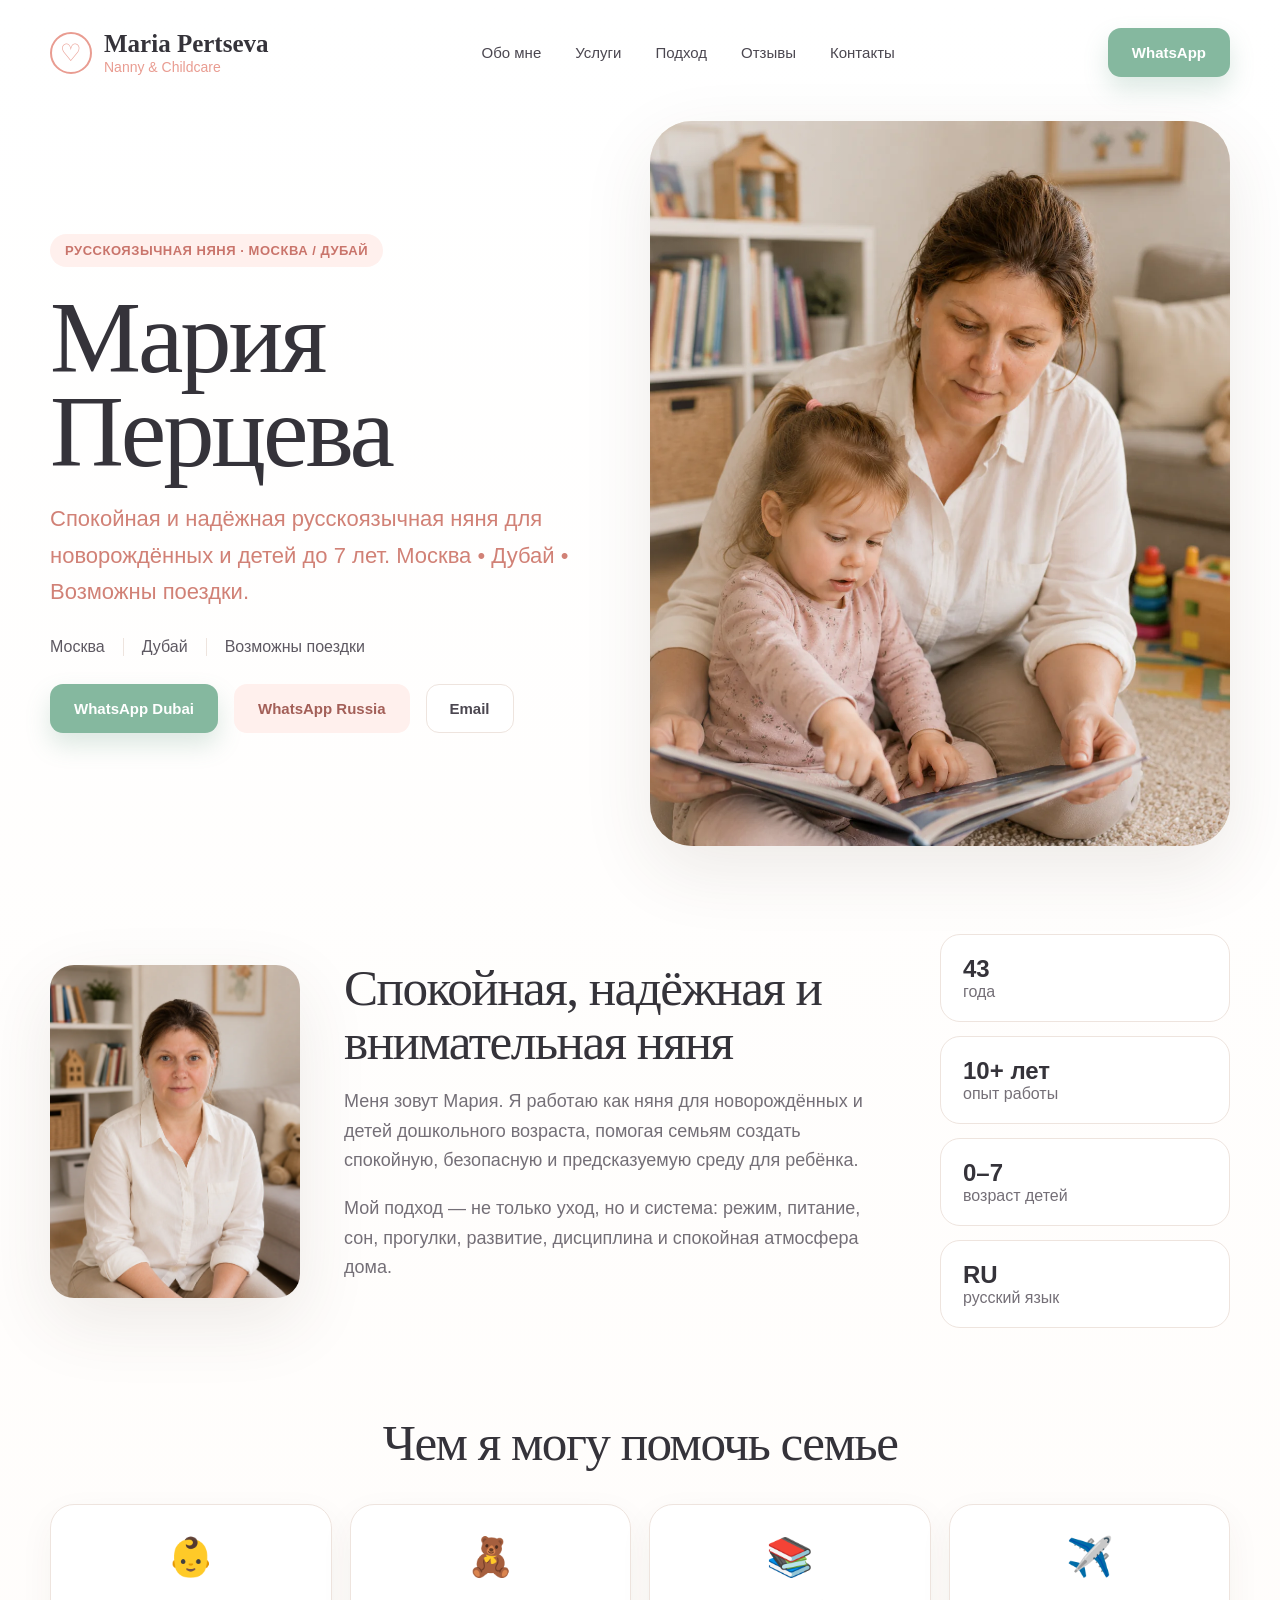
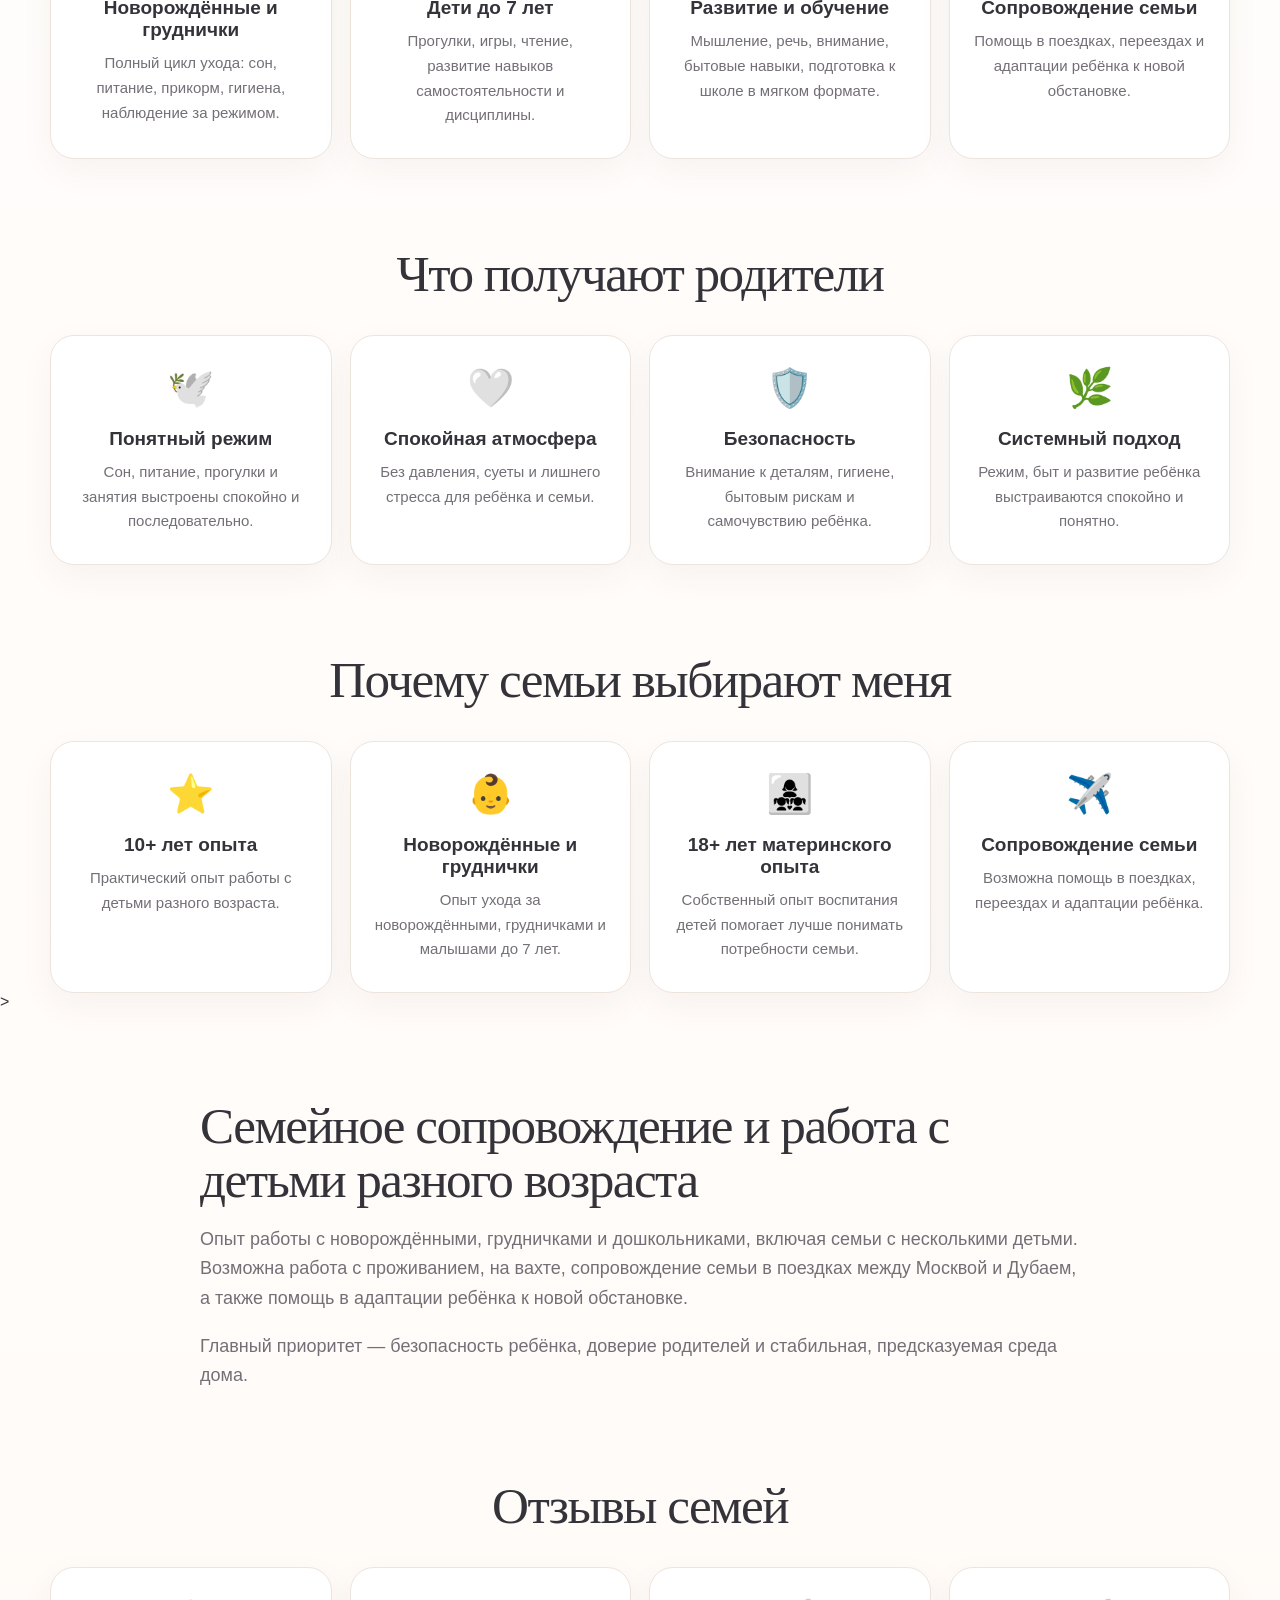
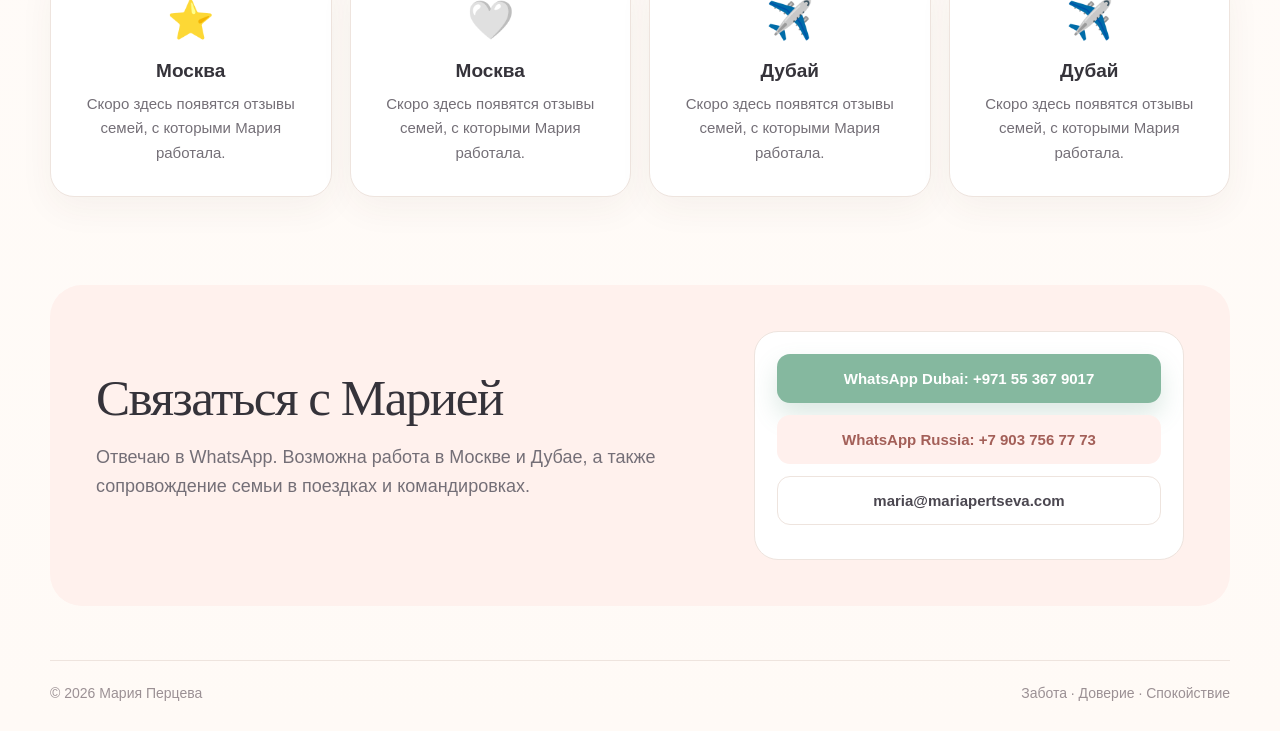
<file: mariapertseva-site/index.html>
<!doctype html>
<html lang="ru">
  <head>
<!-- Google Analytics -->
<script async src="https://www.googletagmanager.com/gtag/js?id=G-04KNN1TLQ6"></script>
<script>
  window.dataLayer = window.dataLayer || [];
  function gtag(){dataLayer.push(arguments);}
  gtag('js', new Date());
  gtag('config', 'G-04KNN1TLQ6');
</script>

    <!-- Microsoft Clarity -->
<script type="text/javascript">
    (function(c,l,a,r,i,t,y){
        c[a]=c[a]||function(){(c[a].q=c[a].q||[]).push(arguments)};
        t=l.createElement(r);t.async=1;t.src="https://www.clarity.ms/tag/"+i;
        y=l.getElementsByTagName(r)[0];y.parentNode.insertBefore(t,y);
    })(window, document, "clarity", "script", "x8l7p6vc2t");
</script>
    
    <meta charset="utf-8" />
  <meta name="viewport" content="width=device-width, initial-scale=1" />
  <title>Мария Перцева — русскоязычная няня | Москва и Дубай</title>
  <meta name="robots" content="index, follow, max-image-preview:large" />
<meta name="theme-color" content="#f6efe9" />
<meta name="description" content="Мария Перцева — русскоязычная няня для новорождённых и детей до 7 лет. Москва и Дубай. Спокойный уход, стабильный режим и сопровождение семьи." />
<link rel="canonical" href="https://mariapertseva.com/" />
  <meta property="og:type" content="website" />
<meta property="og:site_name" content="Мария Перцева" />
  <meta property="og:locale" content="ru_RU" />
  <meta property="og:url" content="https://mariapertseva.com/" />
<meta property="og:title" content="Мария Перцева — русскоязычная няня | Москва и Дубай" />
<meta property="og:description" content="Профессиональная няня для новорождённых и детей до 7 лет. Спокойный уход, стабильный режим и сопровождение семьи." />
<meta property="og:image" content="https://mariapertseva.com/assets/og-image.webp" />
<meta property="og:image:width" content="1200" />
<meta property="og:image:height" content="630" />
  <meta name="twitter:card" content="summary_large_image" />
<meta name="twitter:title" content="Мария Перцева — русскоязычная няня | Москва и Дубай" />
<meta name="twitter:description" content="Профессиональная няня для новорождённых и детей до 7 лет. Спокойный уход, стабильный режим и сопровождение семьи." />
<meta name="twitter:image" content="https://mariapertseva.com/assets/og-image.webp" />
<link rel="apple-touch-icon" sizes="180x180" href="apple-touch-icon.png">
<link rel="icon" type="image/png" sizes="32x32" href="favicon-32x32.png">
<link rel="icon" type="image/png" sizes="16x16" href="favicon-16x16.png">
<link rel="shortcut icon" href="favicon.ico">
<link rel="manifest" href="site.webmanifest">
<link rel="stylesheet" href="styles.css" />
<script type="application/ld+json">
{
  "@context": "https://schema.org",
  "@type": "Person",
  "name": "Мария Перцева",
  "url": "https://mariapertseva.com/",
  "image": "https://mariapertseva.com/assets/og-image.webp",
  "jobTitle": "Русскоязычная няня",
  "description": "Профессиональная русскоязычная няня для новорождённых и детей до 7 лет. Москва и Дубай.",
  "knowsLanguage": [
    "Russian"
  ],
  "homeLocation": [
    {
      "@type": "City",
      "name": "Москва"
    },
    {
      "@type": "City",
      "name": "Дубай"
    }
  ]
}
</script>
</head>
<body>
  <header class="site-header">
    <a class="brand" href="#top" aria-label="Мария Перцева">
      <span class="brand-mark">♡</span>
      <span>
        <strong>Maria Pertseva</strong>
        <small>Nanny & Childcare</small>
      </span>
    </a>

<nav>
    <a href="#about">Обо мне</a>
    <a href="#services">Услуги</a>
    <a href="#approach">Подход</a>
    <a href="#reviews">Отзывы</a>
    <a href="#contacts">Контакты</a>
</nav>
    
    <a class="btn btn-primary" href="https://wa.me/971553679017">WhatsApp</a>
  </header>

  <main id="top">
    <section class="hero">
      <div class="hero-copy">
        <div class="eyebrow">Русскоязычная няня · Москва / Дубай</div>
        <h1>Мария Перцева</h1>
   
       <p class="lead">
Спокойная и надёжная русскоязычная няня для новорождённых и детей до 7 лет.
Москва • Дубай • Возможны поездки.
</p>
        
        <div class="hero-meta">
          <span>Москва</span>
          <span>Дубай</span>
          <span>Возможны поездки</span>
        </div>
        <div class="hero-actions">
          <a class="btn btn-primary" href="https://wa.me/971553679017">WhatsApp Dubai</a>
          <a class="btn btn-secondary" href="https://wa.me/79037567773">WhatsApp Russia</a>
          <a class="btn btn-light" href="mailto:maria@mariapertseva.com">Email</a>
        </div>
      </div>
      <div class="hero-image-card">
        <img src="assets/maria-with-child.webp" alt="Мария Перцева читает книгу с ребёнком" />
      </div>
    </section>

    <section id="about" class="section about-grid">
      <div class="portrait-card">
        <img src="assets/maria-portrait.webp" alt="Портрет Марии Перцевой" />
      </div>
      <div>
       
        <h2>Спокойная, надёжная и внимательная няня</h2>
      <p>Меня зовут Мария. Я работаю как няня для новорождённых и детей дошкольного возраста, помогая семьям создать спокойную, безопасную и предсказуемую среду для ребёнка.</p>
        <p>Мой подход — не только уход, но и система: режим, питание, сон, прогулки, развитие, дисциплина и спокойная атмосфера дома.</p>
      </div>
      <aside class="facts">
        <div><strong>43</strong><span>года</span></div>
        <div><strong>10+ лет</strong><span>опыт работы</span></div>
        <div><strong>0–7</strong><span>возраст детей</span></div>
        <div><strong>RU</strong><span>русский язык</span></div>
      </aside>
    </section>

    <section id="services" class="section">
    
      <h2 class="center">Чем я могу помочь семье</h2>
      <div class="cards">
        <article><span>👶</span><h3>Новорождённые и груднички</h3><p>Полный цикл ухода: сон, питание, прикорм, гигиена, наблюдение за режимом.</p></article>
        <article><span>🧸</span><h3>Дети до 7 лет</h3><p>Прогулки, игры, чтение, развитие навыков самостоятельности и дисциплины.</p></article>
        <article><span>📚</span><h3>Развитие и обучение</h3><p>Мышление, речь, внимание, бытовые навыки, подготовка к школе в мягком формате.</p></article>
        <article><span>✈️</span><h3>Сопровождение семьи</h3><p>Помощь в поездках, переездах и адаптации ребёнка к новой обстановке.</p></article>
      </div>
    </section>

    <section id="approach" class="section">
  <h2 class="center">Что получают родители</h2>
  <div class="cards">
    <article><span>🕊️</span><h3>Понятный режим</h3><p>Сон, питание, прогулки и занятия выстроены спокойно и последовательно.</p></article>
    <article><span>🤍</span><h3>Спокойная атмосфера</h3><p>Без давления, суеты и лишнего стресса для ребёнка и семьи.</p></article>
    <article><span>🛡️</span><h3>Безопасность</h3><p>Внимание к деталям, гигиене, бытовым рискам и самочувствию ребёнка.</p></article>
    <article><span>🌿</span><h3>Системный подход</h3><p>Режим, быт и развитие ребёнка выстраиваются спокойно и понятно.</p></article>
  </div>
</section>

<section id="trust" class="section">
  <h2 class="center">Почему семьи выбирают меня</h2>
  <div class="cards">
    <article><span>⭐</span><h3>10+ лет опыта</h3><p>Практический опыт работы с детьми разного возраста.</p></article>
    <article><span>👶</span><h3>Новорождённые и груднички</h3><p>Опыт ухода за новорождёнными, грудничками и малышами до 7 лет.</p></article>
    <article><span>👩‍👧‍👧</span><h3> 18+ лет материнского опыта</h3><p>Собственный опыт воспитания детей помогает лучше понимать потребности семьи.</p></article>
    <article><span>✈️</span><h3>Сопровождение семьи</h3><p>Возможна помощь в поездках, переездах и адаптации ребёнка.</p></article>
  </div>
</section>>
    
    <section id="experience" class="section text-section">
   
      <h2>Семейное сопровождение и работа с детьми разного возраста</h2>
   <p>Опыт работы с новорождёнными, грудничками и дошкольниками, включая семьи с несколькими детьми. Возможна работа с проживанием, на вахте, сопровождение семьи в поездках между Москвой и Дубаем, а также помощь в адаптации ребёнка к новой обстановке.</p>
      <p>Главный приоритет — безопасность ребёнка, доверие родителей и стабильная, предсказуемая среда дома.</p>
    </section>

<section id="reviews" class="section">
  <h2 class="center">Отзывы семей</h2>

  <div class="cards">

    <article>
      <span>⭐</span>
      <h3>Москва</h3>
      <p>
        Скоро здесь появятся отзывы семей,
с которыми Мария работала.
      </p>
    </article>

    <article>
      <span>🤍</span>
      <h3>Москва</h3>
      <p>
        Скоро здесь появятся отзывы семей,
с которыми Мария работала.
      </p>
    </article>

    <article>
      <span>✈️</span>
      <h3>Дубай</h3>
      <p>
        Скоро здесь появятся отзывы семей,
с которыми Мария работала.
      </p>
    </article>

    <article>
      <span>✈️</span>
      <h3>Дубай</h3>
      <p>
        Скоро здесь появятся отзывы семей,
с которыми Мария работала.
      </p>
    </article>
    
  </div>
</section>
    
    <section id="contacts" class="section contact">
      <div>
       
        <h2>Связаться с Марией</h2>
       <p>Отвечаю в WhatsApp. Возможна работа в Москве и Дубае, а также сопровождение семьи в поездках и командировках.</p>
      </div>
      <div class="contact-card">
        <a class="btn btn-primary full" href="https://wa.me/971553679017">WhatsApp Dubai: +971 55 367 9017</a>
        <a class="btn btn-secondary full" href="https://wa.me/79037567773">WhatsApp Russia: +7 903 756 77 73</a>
        <a class="btn btn-light full" href="mailto:maria@mariapertseva.com">maria@mariapertseva.com</a>
      </div>
    </section>
  </main>

  <footer>
    <span>© 2026 Мария Перцева</span>
    <span>Забота · Доверие · Спокойствие</span>
  </footer>
</body>
</html>
</file>
<file: mariapertseva-site/styles.css>
:root{
  --text:#35333a;
  --muted:#746f77;
  --line:#eee4de;
  --rose:#e99c91;
  --rose-soft:#fff0ed;
  --green:#85b89f;
  --green-dark:#5f9b81;
  --cream:#fffaf6;
  --beige:#f3e8dc;
  --card:#ffffff;
  --shadow:0 24px 70px rgba(80,54,43,.10);
  --radius:28px;
}
*{box-sizing:border-box}
html{scroll-behavior:smooth}
body{
  margin:0;
  font-family:Inter, -apple-system, BlinkMacSystemFont, "Segoe UI", Arial, sans-serif;
  color:var(--text);
  background:linear-gradient(180deg,#fff 0%,var(--cream) 100%);
}
h1,h2{
  font-family:Georgia, "Times New Roman", serif;
  font-weight:500;
  margin:0;
  letter-spacing:-.03em;
}
h1{font-size:clamp(54px,8vw,104px);line-height:.92}
h2{font-size:clamp(32px,4vw,52px);line-height:1.05}
p{line-height:1.65;color:var(--muted);font-size:18px}
a{color:inherit;text-decoration:none}
.site-header{
  width:min(1180px,calc(100% - 40px));
  margin:28px auto 0;
  display:flex;
  align-items:center;
  justify-content:space-between;
  gap:24px;
}
.brand{display:flex;align-items:center;gap:12px}
.brand-mark{
  width:42px;height:42px;border:2px solid var(--rose);
  border-radius:50%;
  display:grid;place-items:center;
  color:var(--rose);font-size:24px;
}
.brand strong{font-family:Georgia,serif;font-size:25px;display:block}
.brand small{color:var(--rose);font-size:14px}
nav{display:flex;gap:34px;color:#4b4750}
nav a{font-size:15px}
.btn{
  display:inline-flex;align-items:center;justify-content:center;
  padding:15px 23px;border-radius:13px;
  font-weight:700;font-size:15px;
  border:1px solid transparent;
  transition:.2s ease;
}
.btn:hover{transform:translateY(-1px)}
.btn-primary{background:var(--green);color:#fff;box-shadow:0 12px 24px rgba(95,155,129,.22)}
.btn-primary:hover{background:var(--green-dark)}
.btn-secondary{background:var(--rose-soft);color:#a35f58}
.btn-light{background:#fff;color:#4b4750;border-color:var(--line)}
.full{width:100%;margin-bottom:12px}
.hero{
  width:min(1180px,calc(100% - 40px));
  margin:44px auto 0;
  display:grid;
  grid-template-columns:1fr 1.06fr;
  gap:52px;
  align-items:center;
}
.eyebrow,.section-kicker{
  display:inline-flex;
  background:var(--rose-soft);
  color:#c9746b;
  border-radius:999px;
  padding:9px 15px;
  font-size:13px;
  font-weight:800;
  text-transform:uppercase;
  letter-spacing:.04em;
  margin-bottom:24px;
}
.lead{font-size:22px;max-width:650px;color:#d18176}
.hero-meta{display:flex;gap:18px;flex-wrap:wrap;margin:28px 0;color:#5e5962}
.hero-meta span{padding-right:18px;border-right:1px solid var(--line)}
.hero-meta span:last-child{border-right:0}
.hero-actions{display:flex;gap:16px;flex-wrap:wrap}
.hero-image-card{
  border-radius:42px;
  overflow:hidden;
  box-shadow:var(--shadow);
  background:var(--beige);
  position:relative;
}
.hero-image-card:before{
  content:"";
  position:absolute;inset:0;
  background:linear-gradient(90deg,rgba(255,255,255,.15),transparent 35%);
  z-index:1;pointer-events:none;
}
.hero-image-card img,.portrait-card img{width:100%;display:block}
.section{
  width:min(1180px,calc(100% - 40px));
  margin:88px auto 0;
}
.about-grid{
  display:grid;
  grid-template-columns:250px 1fr 290px;
  gap:44px;
  align-items:center;
}
.portrait-card{
  border-radius:24px;
  overflow:hidden;
  box-shadow:var(--shadow);
}
.facts{
  display:grid;
  gap:14px;
}
.facts div{
  background:#fff;
  border:1px solid var(--line);
  border-radius:20px;
  padding:20px 22px;
}
.facts strong{font-size:24px;display:block}
.facts span{color:var(--muted)}
.center{text-align:center;display:block}
.cards{
  display:grid;
  grid-template-columns:repeat(4,1fr);
  gap:18px;
  margin-top:34px;
}
.cards article{
  background:var(--card);
  border:1px solid var(--line);
  border-radius:24px;
  padding:30px 24px;
  text-align:center;
  box-shadow:0 12px 35px rgba(80,54,43,.05);
}
.cards span{font-size:38px}
.cards h3{font-size:19px;margin:18px 0 10px}
.cards p{font-size:15px;margin:0}
.soft{
  background:linear-gradient(135deg,#eef6f2,#fff4f1);
  border-radius:32px;
  padding:46px;
}
.benefits{
  display:grid;
  grid-template-columns:repeat(5,1fr);
  gap:18px;
  margin-top:28px;
}
.benefits div{
  background:rgba(255,255,255,.58);
  border:1px solid rgba(255,255,255,.7);
  border-radius:20px;
  padding:22px;
  text-align:center;
  color:#4e4a52;
}
.text-section{max-width:880px}
.contact{
  background:#fff1ed;
  border-radius:32px;
  padding:46px;
  display:grid;
  grid-template-columns:1fr 430px;
  gap:40px;
  align-items:center;
}
.contact-card{
  background:#fff;
  border-radius:24px;
  padding:22px;
  border:1px solid var(--line);
}
footer{
  width:min(1180px,calc(100% - 40px));
  margin:54px auto 30px;
  color:#9b9094;
  display:flex;
  justify-content:space-between;
  border-top:1px solid var(--line);
  padding-top:24px;
  font-size:14px;
}
@media(max-width:900px){
  nav{display:none}
  .site-header{margin-top:18px}
  .hero,.about-grid,.contact{grid-template-columns:1fr}
  .hero{gap:28px}
  .hero-image-card{order:-1;border-radius:28px}
  .cards{grid-template-columns:1fr 1fr}
  .benefits{grid-template-columns:1fr 1fr}
  h1{font-size:58px}
}
@media(max-width:560px){
  .site-header .btn{display:none}
  .cards,.benefits{grid-template-columns:1fr}
  .contact,.soft{padding:28px}
  .hero-actions .btn{width:100%}
  footer{display:block}
}
</file>
